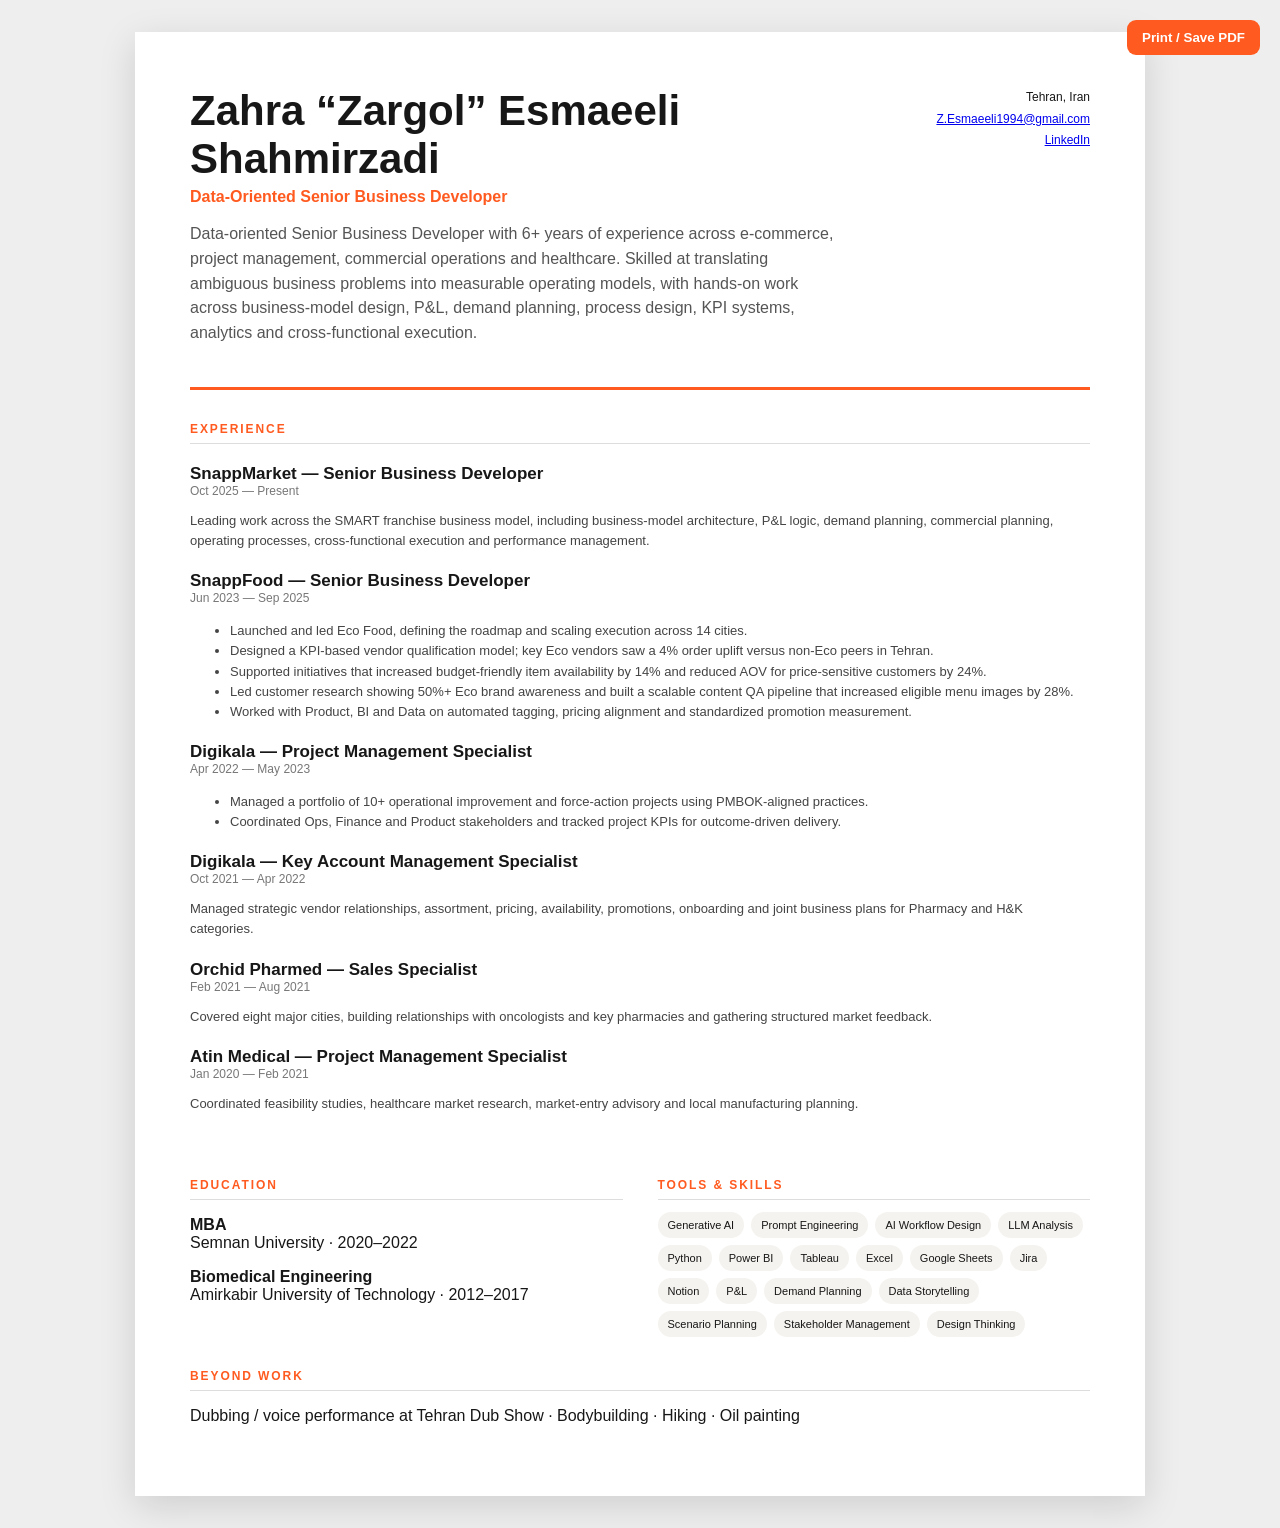
<file: resume.html>
<!DOCTYPE html><html lang="en"><head><meta charset="UTF-8"><meta name="viewport" content="width=device-width,initial-scale=1"><title>Zargol — Resume</title><style>body{font-family:Arial,sans-serif;margin:0;color:#171717;background:#eee}.page{max-width:900px;margin:32px auto;background:white;padding:55px;box-shadow:0 10px 35px #0002}.head{display:grid;grid-template-columns:1fr auto;gap:25px;border-bottom:3px solid #ff5a1f;padding-bottom:25px}.head h1{font-size:42px;margin:0}.head h2{font-size:16px;color:#ff5a1f;margin:5px 0}.head p{max-width:650px;color:#555;line-height:1.55}.contact{text-align:right;font-size:12px;line-height:1.8}.section{margin-top:32px}.section h3{font-size:12px;letter-spacing:.16em;color:#ff5a1f;border-bottom:1px solid #ddd;padding-bottom:7px}.job{margin:20px 0}.job h4{margin:0;font-size:17px}.meta{color:#777;font-size:12px}.job p,.job li{font-size:13px;line-height:1.55;color:#444}.cols{display:grid;grid-template-columns:1fr 1fr;gap:35px}.tags{display:flex;flex-wrap:wrap;gap:7px}.tags span{background:#f5f3ef;padding:7px 10px;border-radius:99px;font-size:11px}.print{position:fixed;right:20px;top:20px;background:#ff5a1f;color:#fff;border:0;padding:10px 15px;border-radius:9px;font-weight:bold;cursor:pointer}@media print{body{background:#fff}.page{box-shadow:none;margin:0;max-width:none;padding:25px}.print{display:none}}@media(max-width:700px){.page{margin:0;padding:25px}.head,.cols{grid-template-columns:1fr}.contact{text-align:left}}</style></head><body><button class="print" onclick="print()">Print / Save PDF</button><div class="page"><div class="head"><div><h1>Zahra “Zargol” Esmaeeli Shahmirzadi</h1><h2>Data-Oriented Senior Business Developer</h2><p>Data-oriented Senior Business Developer with 6+ years of experience across e-commerce, project management, commercial operations and healthcare. Skilled at translating ambiguous business problems into measurable operating models, with hands-on work across business-model design, P&L, demand planning, process design, KPI systems, analytics and cross-functional execution.</p></div><div class="contact">Tehran, Iran<br><a href="mailto:Z.Esmaeeli1994@gmail.com">Z.Esmaeeli1994@gmail.com</a><br><a href="https://www.linkedin.com/in/zahra-esmaeeli-shahmirzadi-a668a59b">LinkedIn</a></div></div><div class="section"><h3>EXPERIENCE</h3><div class="job"><h4>SnappMarket — Senior Business Developer</h4><div class="meta">Oct 2025 — Present</div><p>Leading work across the SMART franchise business model, including business-model architecture, P&L logic, demand planning, commercial planning, operating processes, cross-functional execution and performance management.</p></div><div class="job"><h4>SnappFood — Senior Business Developer</h4><div class="meta">Jun 2023 — Sep 2025</div><ul><li>Launched and led Eco Food, defining the roadmap and scaling execution across 14 cities.</li><li>Designed a KPI-based vendor qualification model; key Eco vendors saw a 4% order uplift versus non-Eco peers in Tehran.</li><li>Supported initiatives that increased budget-friendly item availability by 14% and reduced AOV for price-sensitive customers by 24%.</li><li>Led customer research showing 50%+ Eco brand awareness and built a scalable content QA pipeline that increased eligible menu images by 28%.</li><li>Worked with Product, BI and Data on automated tagging, pricing alignment and standardized promotion measurement.</li></ul></div><div class="job"><h4>Digikala — Project Management Specialist</h4><div class="meta">Apr 2022 — May 2023</div><ul><li>Managed a portfolio of 10+ operational improvement and force-action projects using PMBOK-aligned practices.</li><li>Coordinated Ops, Finance and Product stakeholders and tracked project KPIs for outcome-driven delivery.</li></ul></div><div class="job"><h4>Digikala — Key Account Management Specialist</h4><div class="meta">Oct 2021 — Apr 2022</div><p>Managed strategic vendor relationships, assortment, pricing, availability, promotions, onboarding and joint business plans for Pharmacy and H&K categories.</p></div><div class="job"><h4>Orchid Pharmed — Sales Specialist</h4><div class="meta">Feb 2021 — Aug 2021</div><p>Covered eight major cities, building relationships with oncologists and key pharmacies and gathering structured market feedback.</p></div><div class="job"><h4>Atin Medical — Project Management Specialist</h4><div class="meta">Jan 2020 — Feb 2021</div><p>Coordinated feasibility studies, healthcare market research, market-entry advisory and local manufacturing planning.</p></div></div><div class="cols"><div class="section"><h3>EDUCATION</h3><p><b>MBA</b><br>Semnan University · 2020–2022</p><p><b>Biomedical Engineering</b><br>Amirkabir University of Technology · 2012–2017</p></div><div class="section"><h3>TOOLS & SKILLS</h3><div class="tags"><span>Generative AI</span><span>Prompt Engineering</span><span>AI Workflow Design</span><span>LLM Analysis</span><span>Python</span><span>Power BI</span><span>Tableau</span><span>Excel</span><span>Google Sheets</span><span>Jira</span><span>Notion</span><span>P&L</span><span>Demand Planning</span><span>Data Storytelling</span><span>Scenario Planning</span><span>Stakeholder Management</span><span>Design Thinking</span></div></div></div><div class="section"><h3>BEYOND WORK</h3><p>Dubbing / voice performance at Tehran Dub Show · Bodybuilding · Hiking · Oil painting</p></div></div></body></html>
</file>
